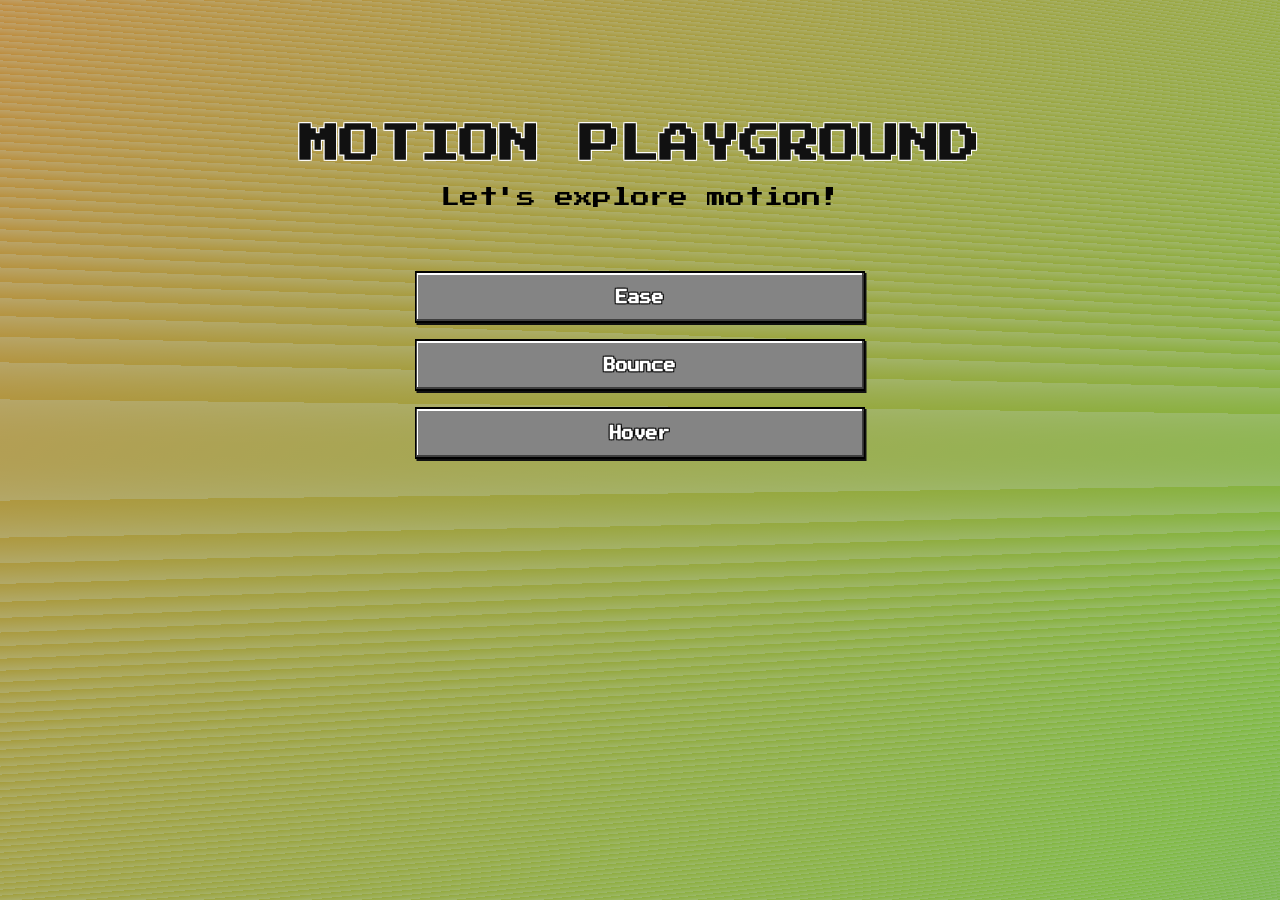
<file: index.html>
<!DOCTYPE html>
<html lang="en">

<head>
    <meta charset="UTF-8">
    <meta name="viewport" content="width=device-width, initial-scale=1.0">
    <title>[ HOME ]: UX Prototype</title>
    <link rel="stylesheet" href="index.css">
    <link rel="stylesheet" href="global.css">
    <link href="https://fonts.googleapis.com/css2?family=Press+Start+2P&display=swap" rel="stylesheet">
</head>

<body>
    <div class="home-background-layer"></div>

        <!-- kept this here to have consistent spacing between pages and screen sizes (navbar set to inactive in CSS file) -->
        <nav id="home-nav" class="site-nav">
            <a href="index.html" class="active">Home</a>
            <a href="pages/ease.html">Ease</a>
            <a href="pages/bounce.html">Bounce</a>
            <a href="pages/hover.html">Hover</a>
        </nav>      

        <header>
            <h1 class="animated-title">Motion Playground</h1>
            <p class="splash-text">by jeven</p>
            <p class="subtext">Let's explore motion!</p>
        </header>
        
        <main>
            <div class="button-container">
                <a href="pages/ease.html" class="button-box">Ease</a>
                <a href="pages/bounce.html" class="button-box">Bounce</a>
                <a href="pages/hover.html" class="button-box">Hover</a>
            </div>
        </main>

</body>
</html>
</file>
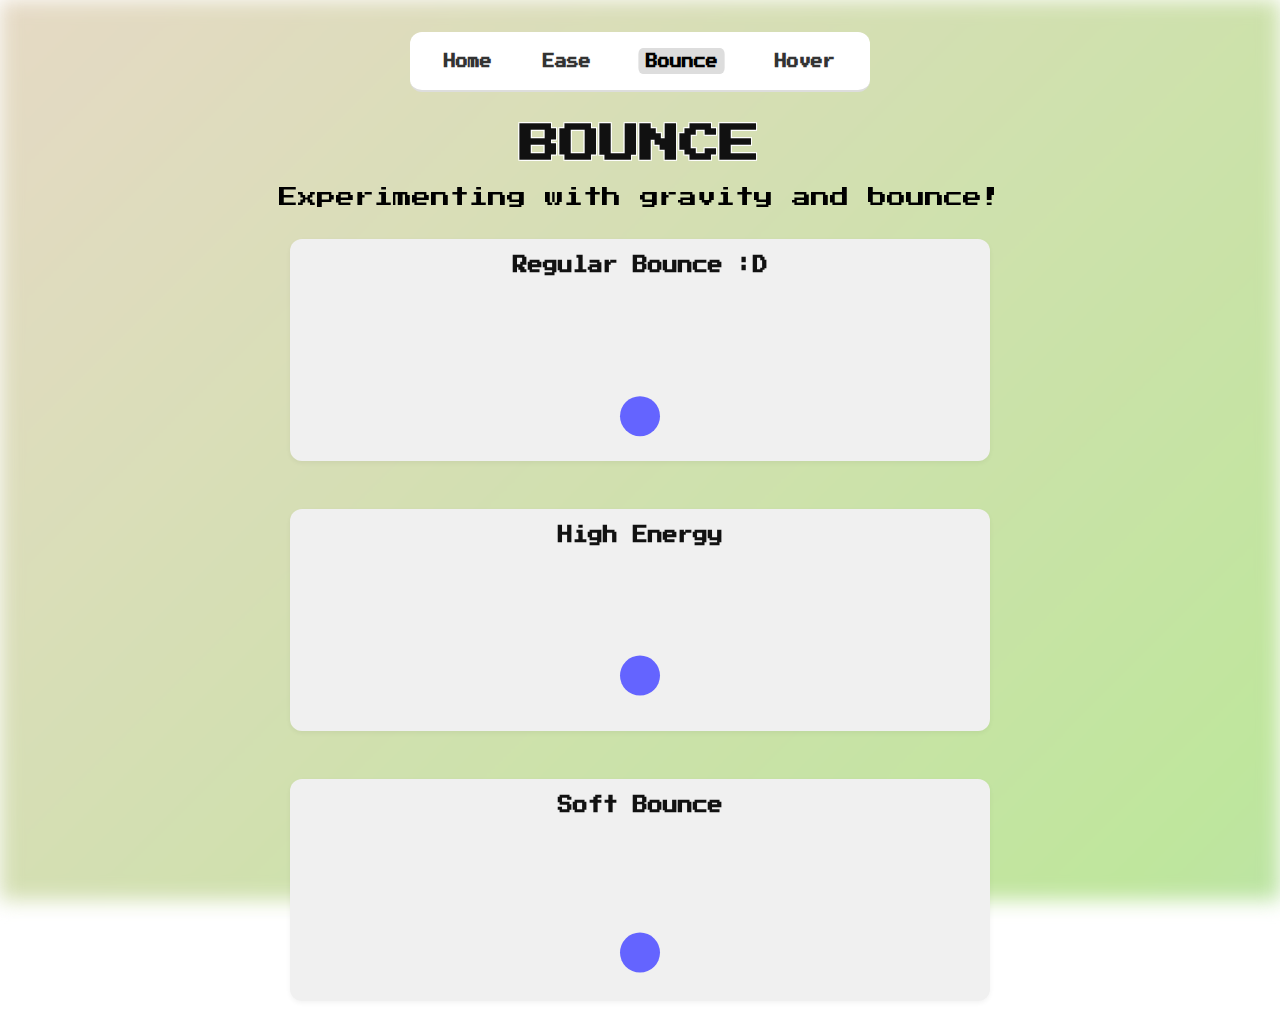
<file: pages/bounce.html>
<!DOCTYPE html>
<html lang="en">

<head>
    <meta charset="UTF-8">
    <meta name="viewport" content="width=device-width, initial-scale=1.0">
    <title>[ Bounce ]: UX Prototype</title>
    <link rel="stylesheet" href="../global.css">
    <link rel="stylesheet" href="../index.css">
    <link href="https://fonts.googleapis.com/css2?family=Press+Start+2P&display=swap" rel="stylesheet">
</head>

<body>

    <div class="background-layer"></div>

    <nav class="site-nav">
        <a href="../index.html">Home</a>
        <a href="ease.html">Ease</a>
        <a href="bounce.html" class="active">Bounce</a>
        <a href="hover.html">Hover</a>
    </nav>

    <header>
        <h1 class="animated-title">Bounce</h1>
        <p class="subtext">Experimenting with gravity and bounce!</p>
    </header>

    <main class="motion-stack">
        <section class="motion-block">
          <h2>Regular Bounce :D</h2>
          <div id="canvas-regular"></div>
        </section>
      
        <section class="motion-block">
          <h2>High Energy</h2>
          <div id="canvas-high"></div>
        </section>
      
        <section class="motion-block">
          <h2>Soft Bounce</h2>
          <div id="canvas-soft"></div>
        </section>
    </main>

<script src="../libs/p5.min.js"></script>
<script src="../js/bounce.js"></script>
</body>
</html>
</file>
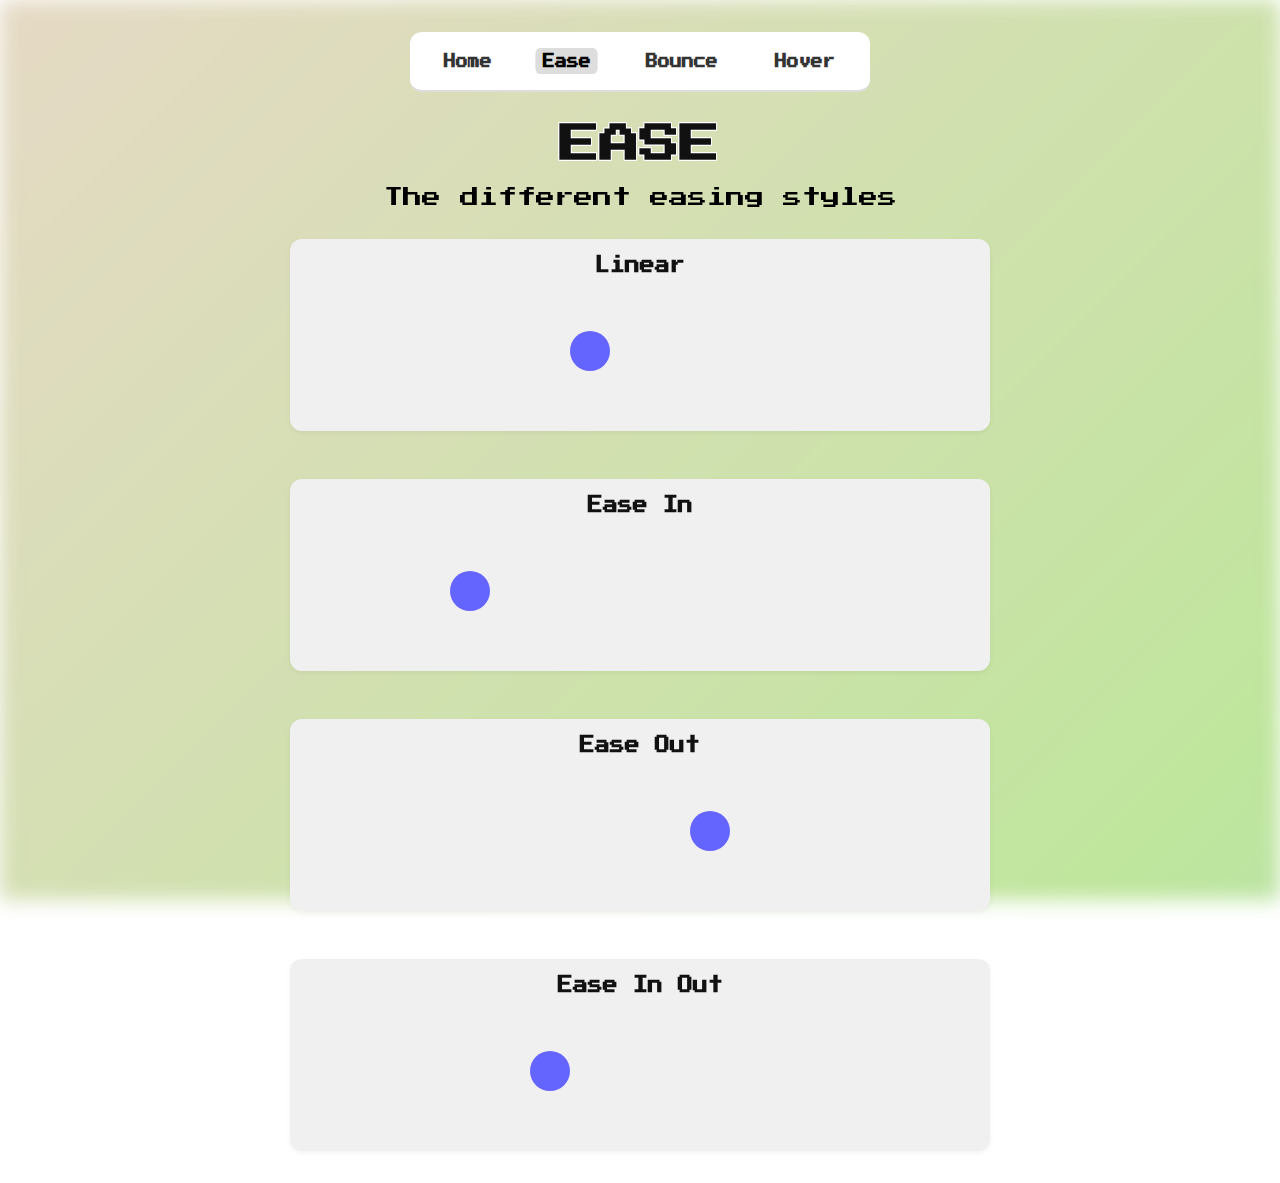
<file: pages/ease.html>
<!DOCTYPE html>
<html lang="en">

<head>
    <meta charset="UTF-8">
    <meta name="viewport" content="width=device-width, initial-scale=1.0">
    <title>[ Ease ]: UX Prototype</title>
    <link rel="stylesheet" href="../global.css">
    <link rel="stylesheet" href="../index.css">
    <link href="https://fonts.googleapis.com/css2?family=Press+Start+2P&display=swap" rel="stylesheet">
</head>

<body>

    <div class="background-layer"></div>

    <nav class="site-nav">
        <a href="../index.html">Home</a>
        <a href="ease.html" class="active">Ease</a>
        <a href="bounce.html">Bounce</a>
        <a href="hover.html">Hover</a>
    </nav>
        
    <header>
        <h1 class="animated-title">Ease</h1>
        <p class="subtext">The different easing styles</p>
    </header>

    <main class="motion-stack">
        <section class="motion-block">
            <h2>Linear</h2>
            <div id="canvas-linear"></div>
        </section>
      
        <section class="motion-block">
            <h2>Ease In</h2>
            <div id="canvas-easeIn"></div>
        </section>
      
        <section class="motion-block">
            <h2>Ease Out</h2>
            <div id="canvas-easeOut"></div>
        </section>
      
        <section class="motion-block">
            <h2>Ease In Out</h2>
            <div id="canvas-easeInOut"></div>
        </section>
    </main>

</body>
    
<script src="../libs/p5.min.js"></script>
<script src="../js/easing.js"></script>
</html>
</file>
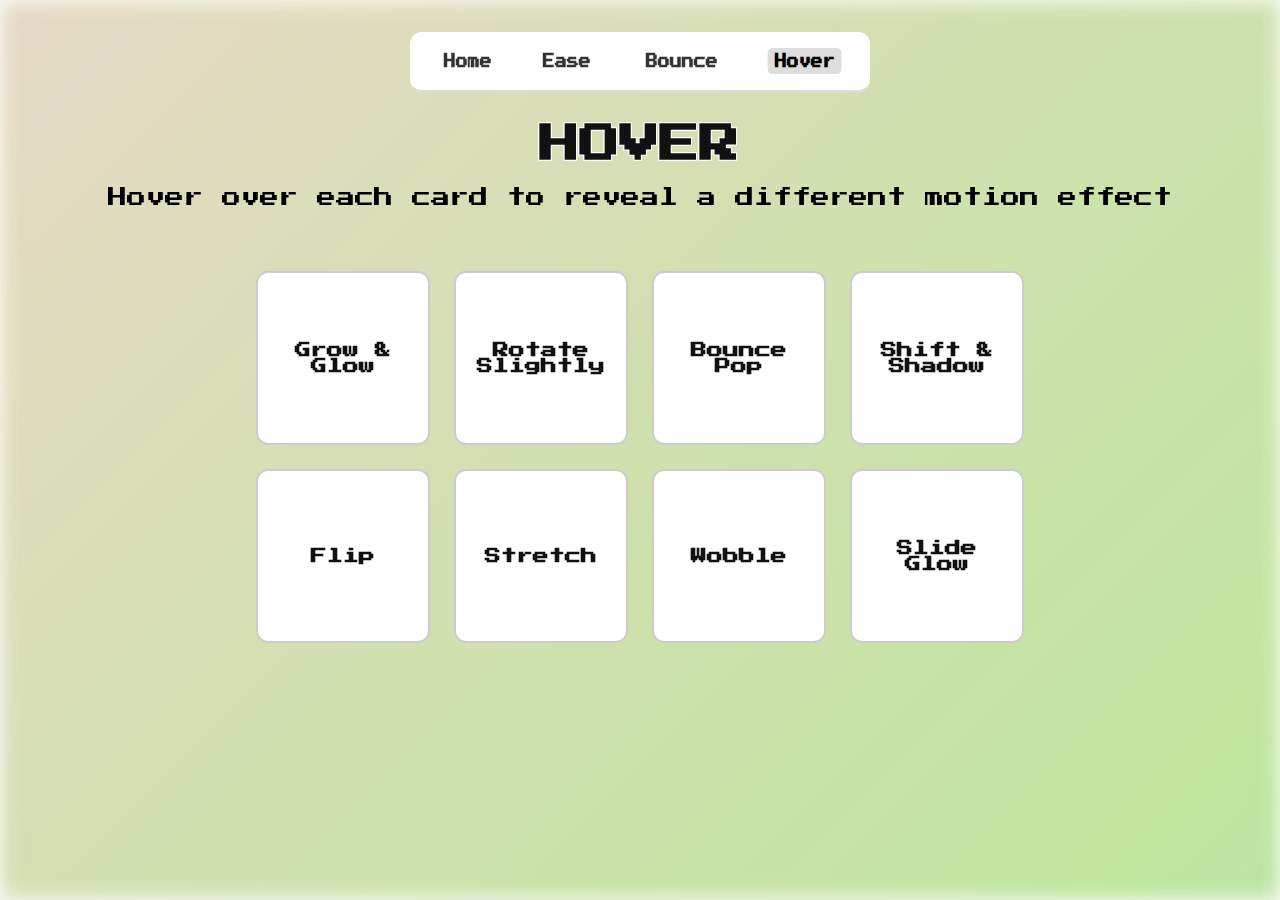
<file: pages/hover.html>
<!DOCTYPE html>
<html lang="en">

<head>
    <meta charset="UTF-8">
    <meta name="viewport" content="width=device-width, initial-scale=1.0">
    <title>[ Hover ]: UX Prototype</title>
    <link rel="stylesheet" href="../global.css">
    <link rel="stylesheet" href="../index.css">
    <link rel="stylesheet" href="../css/hover.css">
    <link href="https://fonts.googleapis.com/css2?family=Press+Start+2P&display=swap" rel="stylesheet">
</head>

<body>

    <div class="background-layer"></div>
    
    <nav class="site-nav">
        <a href="../index.html">Home</a>
        <a href="ease.html">Ease</a>
        <a href="bounce.html">Bounce</a>
        <a href="hover.html" class="active">Hover</a>
    </nav>

    <header>
        <h1 class="animated-title">Hover</h1>
        <p class="subtext">Hover over each card to reveal a different motion effect</p>
    </header>

    <main>
        <div class="hover-grid">
            <div class="hover-card grow-glow">Grow & Glow</div>
            <div class="hover-card rotate">Rotate Slightly</div>
            <div class="hover-card bounce">Bounce Pop</div>
            <div class="hover-card shift-shadow">Shift & Shadow</div>
            <div class="hover-card flip">Flip</div>
            <div class="hover-card stretch">Stretch</div>
            <div class="hover-card wobble">Wobble</div>
            <div class="hover-card slide-glow">Slide Glow</div>
        </div>
    </main>

</body>
</html>
</file>
<file: index.css>
*{
    box-sizing: border-box;
    font-family: Helvetica, monospace;
}

body {
    color: #111;
    display: flex;
    flex-direction: column;
    align-items: center;
    min-height: 100vh;
    padding: 2rem;
}

.home-background-layer {
    position: fixed;
    top: 0;
    left: 0;
    width: 100vw;
    height: 100vh;

    /* w3 schools is beautiful i didnt even know you could stack these until now */
    /* i tried to create something similar to minecrafts panorama on the title screen */
    background-image:
        repeating-radial-gradient(circle, rgba(253, 7, 7, 0.05) 1px, rgba(255, 255, 255, 0.315) 2px),
        /* linear-gradient(-45deg, #fff89a, #a1e8ff, #cfffa4, #fff0d6); */
        linear-gradient(-45deg, #ffee00, #00bfff, #77ff00, #ffa200);
    background-size: 400%, 400%;
    animation: gradientShift 5s ease infinite;
    filter: contrast(0.5);
}

/* did this to have the title height be consistent throughout each page */
#home-nav {
    visibility: hidden;
}

header {
    position: relative;
    text-align: center;
    margin-bottom: 2rem;
}

.animated-title {
    font-family: 'Press Start 2P', monospace;
    font-size: 2.53rem;
    animation: floatIn 1s ease-out;
    text-transform: uppercase;
    text-shadow:
        -1px -1px 0 #fff,
        1px -1px 0 #fff,
        -1px  1px 0 #fff,
        1px  1px 0 #fff;
}

.subtext {
    font-family: 'Press Start 2P', monospace;
    font-size: 1.2rem;
    margin-top: 1.5rem;
    color: #000000;

    animation: floatIn 1s ease-in;
}

.button-container {
    display: flex;
    flex-direction: column;
    align-items: center;
    gap: 1rem;
    margin-top: 2rem;
}

.button-box {
    font-family: 'Press Start 2P', monospace;
    width: 600px;
    background-color: #848484;
    color: #fff;
    text-shadow:
        -1px -1px 0 black,
        1px -1px 0 black,
        -1px  1px 0 black,
        1px  1px 0 black;
        transform: scaleX(0.75);
    padding: 1rem;
    text-align: center;
    font-weight: bold;
    text-decoration: none;
    border: 2px solid #000;
    box-shadow:
      inset -2px -2px 0 #3f3f3f,
      inset 2px 2px 0 #fff,
      2px 2px 0 #111;

    transition: transform 0.3s ease, background 0.3s ease;
}

.button-box:hover {
    transform: scale(1.05) rotate(1deg);
    filter: brightness(1.3);
    color: #c7c1fd;
}

.splash-text {
    position: absolute;
    top: -30px;
    right: -55px;
    font-family: 'Press Start 2P', monospace;
    font-size: 1.25rem;
    font-weight: bold;
    color: rgb(255, 251, 0);
    text-shadow:
        -1px -1px 0 black,
        1px -1px 0 black,
        -1px  1px 0 black,
        1px  1px 0 black;
    transform: rotate(5deg);
    
    animation: 
        fadeIn 0.5s ease-out 1s forwards, 
        splashPulse 1.5s ease-in-out 2s infinite alternate;
    opacity: 0;
}


@keyframes gradientShift {
    0% { background-position: 0% 50%; }
    50% { background-position: 100% 50%; }
    100% { background-position: 0% 50%; }
}

@keyframes floatIn {
    from {
      opacity: 0;
      transform: translateY(-20px);
    }
    to {
      opacity: 1;
      transform: translateY(0);
    }
}

@keyframes fadeIn {
    from {
      opacity: 0;
    }
    to {
      opacity: 1;
    }
}

@keyframes splashPulse {
    0% {
      transform: rotate(5deg) scale(1);
      opacity: 0.85;
    }
    100% {
      transform: rotate(2.5deg) scale(1.05);
      opacity: 1;
    }
}
</file>
<file: global.css>
*{
    margin: 0;
    padding: 0;
}

.background-layer {
    position: fixed;
    top: 0;
    left: 0;
    width: 100vw;
    height: 100vh;
    z-index: -1;
  
    background-image:
        /* repeating-radial-gradient(circle, rgba(253, 7, 7, 0.05) 1px, rgba(255, 255, 255, 0.315) 2px), */
        linear-gradient(-45deg, #fff89a, #a1e8ff, #cfffa4, #fff0d6);
    background-size: 400%, 400%;
    animation: gradientShift 5s ease infinite;
    filter: 
        blur(10px)
        contrast(0.8);
}

.site-nav {
    display: flex;
    gap: 1rem;
    justify-content: center;
    background: #ffffff;
    border-bottom: 2px solid #ddd;
    border-radius: 12px;
    padding: 1rem;
    margin-bottom: 2rem;
    position: sticky;
    top: 0;
    z-index: 999;
}

.site-nav a {
    font-family: 'Press Start 2P', monospace;
    transform: scaleX(0.75);
    text-decoration: none;
    color: #333;
    font-weight: bold;
    padding: 0.3rem 0.6rem;
    border-radius: 6px;
    transition: background 0.2s ease;
}

.site-nav a:hover {
    background: #eee;
}

.site-nav a.active {
    background: #ddd;
    color: #000;
}

.motion-stack {
    display: flex;
    flex-direction: column;
    gap: 3rem;
    width: 100%;
    max-width: 700px;
    margin: 0 auto;
}

.motion-block {
    display: flex;
    flex-direction: column;
    align-items: center;
    background: #f0f0f0;
    padding: 1rem;
    border-radius: 12px;
    box-shadow: 0 2px 5px rgba(0, 0, 0, 0.05);
}

.motion-block h2 {
    font-family: 'Press Start 2P', monospace;
    transform: scaleX(0.75);
    margin-bottom: 1rem;
    font-size: 1.25rem;
}

.motion-block canvas {
    border-radius: 8px;
}
</file>
<file: css/hover.css>
.hover-grid {
    display: grid;
    grid-template-columns: repeat(auto-fit, minmax(160px, 1fr));
    gap: 1.5rem;
    max-width: 800px;
    margin: 2rem auto;
    padding: 0 1rem;
}

.hover-card {

    background: #fff;
    aspect-ratio: 1 / 1;
    text-align: center;
    font-weight: bold;
    border-radius: 12px;
    border: 2px solid #ccc;
    transition: all 0.3s ease;
    perspective: 600px;
    cursor: pointer;
    display: flex;
    align-items: center;
    justify-content: center;
    padding: 1rem;
}

.hover-card{
    font-family: 'Press Start 2P', monospace;
}

.grow-glow:hover {
    transform: scale(1.1);
    box-shadow: 0 0 20px rgba(100, 100, 255, 0.3);
}

.rotate:hover {
    transform: rotate(3deg);
    box-shadow: 0 0 10px rgba(0, 0, 0, 0.15);
}

.bounce {
    transition: transform 0.2s ease;
}
.bounce:hover {
    transform: scale(1.05);
    animation: bounceEffect 0.4s ease;
}
    
@keyframes bounceEffect {
    0%   { transform: scale(1); }
    50%  { transform: scale(1.1); }
    100% { transform: scale(1.05); }
}

.shift-shadow:hover {
    transform: translateY(-8px);
    box-shadow: 0 12px 24px rgba(0, 0, 0, 0.15);
}

.flip {
    transform-style: preserve-3d;
    transition: transform 0.6s ease;
}

.flip:hover {
    transform: rotateY(180deg);
}

.stretch:hover {
    transform: scale(1.05, 1.15);
}  

.wobble:hover {
    animation: wobbleEffect 0.6s ease-in-out;
}
  
@keyframes wobbleEffect {
    0%   { transform: rotate(0deg); }
    25%  { transform: rotate(3deg); }
    50%  { transform: rotate(-3deg); }
    75%  { transform: rotate(2deg); }
    100% { transform: rotate(0deg); }
}

.slide-glow:hover {
    transform: translateX(6px);
    box-shadow: 0 0 18px rgba(0, 100, 255, 0.3);
}
</file>
